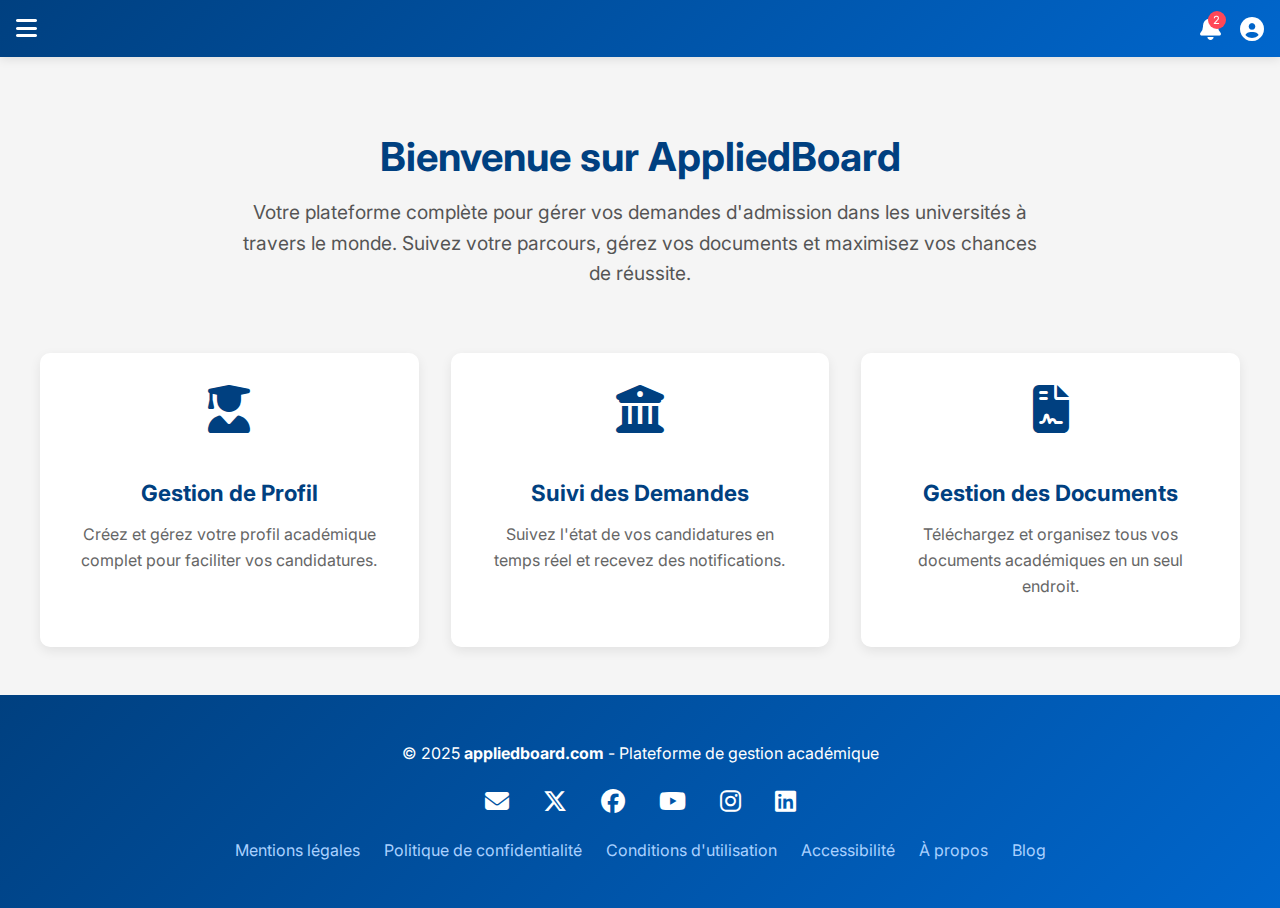
<file: index.html>
<!DOCTYPE html>
<html lang="fr">
<head>
  <meta charset="UTF-8" />
  <meta name="viewport" content="width=device-width, initial-scale=1.0"/>
  <title>AppliedBoard</title>
  <link rel="stylesheet" href="https://cdnjs.cloudflare.com/ajax/libs/font-awesome/6.5.0/css/all.min.css">
  <link href="https://fonts.googleapis.com/css2?family=Inter:wght@300;400;500;600;700&display=swap" rel="stylesheet">
  <link rel="stylesheet" href="style.css">
</head>
<body>

  <div class="navbar">
    <div class="navbar-left">
      <i class="fas fa-bars" onclick="toggleSidebar()"></i>
    </div>
    <div class="navbar-right">
      <div style="position: relative;">
        <i class="fas fa-bell" onclick="showPage('notifications')"></i>
        <div class="notification-badge">3</div>
      </div>
      <i class="fas fa-user-circle" onclick="showPage('profile')"></i>
    </div>
  </div>

  <div class="sidebar" id="sidebar">
    <h2><i class="fas fa-graduation-cap"></i> AppliedBoard</h2>
    <ul>
      <li><a href="#" onclick="showPage('home')"><i class="fas fa-home"></i> Accueil</a></li>
      <li><a href="#" onclick="showPage('profile')"><i class="fas fa-user"></i> Mon Profil</a></li>
      <li><a href="#" onclick="showPage('acceptations')"><i class="fas fa-check-circle"></i> Mes Acceptations</a></li>
      <li><a href="#" onclick="showPage('demandes')"><i class="fas fa-envelope-open-text"></i> Mes Demandes</a></li>
      <li><a href="#" onclick="showPage('payments')"><i class="fas fa-credit-card"></i> Mes Paiements</a></li>
      <li><a href="#" onclick="showPage('notifications')"><i class="fas fa-bell"></i> Notifications</a></li>
    </ul>
  </div>

  <div class="overlay" id="overlay" onclick="toggleSidebar()"></div>

  <main id="main-content">
    <!-- Page d'accueil par défaut -->
    <div id="home-page">
      <div class="welcome-section">
        <h1>Bienvenue sur AppliedBoard</h1>
        <p>Votre plateforme complète pour gérer vos demandes d'admission dans les universités à travers le monde. Suivez votre parcours, gérez vos documents et maximisez vos chances de réussite.</p>
      </div>
      
      <div class="features">
        <div class="feature-card" onclick="showPage('profile')">
          <i class="fas fa-user-graduate"></i>
          <h3>Gestion de Profil</h3>
          <p>Créez et gérez votre profil académique complet pour faciliter vos candidatures.</p>
        </div>
        
        <div class="feature-card" onclick="showPage('demandes')">
          <i class="fas fa-university"></i>
          <h3>Suivi des Demandes</h3>
          <p>Suivez l'état de vos candidatures en temps réel et recevez des notifications.</p>
        </div>
        
        <div class="feature-card" onclick="showProfileSection('documents')">
          <i class="fas fa-file-contract"></i>
          <h3>Gestion des Documents</h3>
          <p>Téléchargez et organisez tous vos documents académiques en un seul endroit.</p>
        </div>
      </div>
    </div>
    
    <!-- Section Profil (cachée par défaut) -->
    <div id="profile-page" style="display: none;">
      <div class="layout">
        <div class="profile-sidebar">
          <h2><i class="fas fa-user-circle"></i> Mon Profil</h2>
          <ul>
            <li id="menu-general" onclick="showProfileSection('general')" class="active">
              <i class="menu-icon fas fa-arrow-circle-right"></i> Informations Générales
            </li>
            <li id="menu-education" onclick="showProfileSection('education')">
              <i class="menu-icon fas fa-arrow-circle-right"></i> Historique Éducatif
            </li>
            <li id="menu-documents" onclick="showProfileSection('documents')">
              <i class="menu-icon fas fa-arrow-circle-right"></i> Documents
            </li>
            <li id="menu-tests" onclick="showProfileSection('tests')">
              <i class="menu-icon fas fa-arrow-circle-right"></i> Résultats de Tests
            </li>
            <li id="menu-visa" onclick="showProfileSection('visa')">
              <i class="menu-icon fas fa-arrow-circle-right"></i> Visa & Permis d'Études
            </li>
          </ul>
        </div>
        
        <div class="profile-content" id="profile-content">
          <div class="profile-header">
            <h1>Profil Étudiant</h1>
            <p>Oumaroudaoudasouleymane Oumaroudaoudasouleymane</p>
          </div>
          
          <div class="card">
            <div class="section-title">
              <i class="fas fa-info-circle"></i>
              <h2>Bienvenue sur votre profil étudiant</h2>
            </div>
            <p>Ce tableau de bord vous permet de gérer toutes les informations relatives à votre parcours académique.</p>
            <p>Sélectionnez une section dans le menu de gauche pour commencer à mettre à jour vos informations.</p>
            
            <div class="grid" style="margin-top: 2rem;">
              <div style="background: #e7f1ff; padding: 1rem; border-radius: 8px;">
                <h3><i class="fas fa-graduation-cap"></i> Éducation</h3>
                <p>Niveau: Licence</p>
                <p>Moyenne: 16/20</p>
              </div>
              
              <div style="background: #e7f1ff; padding: 1rem; border-radius: 8px;">
                <h3><i class="fas fa-globe-americas"></i> Langues</h3>
                <p>Langue maternelle: Français</p>
                <p>Tests: En préparation</p>
              </div>
              
              <div style="background: #e7f1ff; padding: 1rem; border-radius: 8px;">
                <h3><i class="fas fa-passport"></i> Visa</h3>
                <p>Statut: En cours de préparation</p>
                <p>Pas de refus antérieur</p>
              </div>
            </div>
          </div>
        </div>
      </div>
    </div>
    
    <!-- Page Mes Acceptations -->
    <div id="acceptations-page" style="display: none;">
      <div class="welcome-section">
        <h1>Mes Acceptations</h1>
        <p>Gérez vos offres d'admission de Houston Community College.</p>
      </div>
      
      <div class="application-section">
        <div class="section-header accepted">
          <i class="fas fa-check-circle"></i> Acceptations confirmées
        </div>

        <div class="application-card">
          <div class="application-card-header">
            <div class="application-card-header-left">
              <i class="fas fa-check-circle status-icon status-accepted"></i>
              <strong>Accepté - Confirmé</strong>
            </div>
            <div>Date: 15/07/2025</div>
          </div>
          <div class="application-card-content">
            <div><strong>Établissement:</strong> Houston Community College</div>
            <div><strong>Programme:</strong> Logistics and Global Supply Chain Management</div>
            <div><strong>Date de début:</strong> Août 2025</div>
            <div><strong>Type de programme:</strong> Associate of Applied Science</div>
            <div><strong>Crédits requis:</strong> 60 crédits</div>
            <div><strong>Statut:</strong> Inscription confirmée</div>
          </div>
          <div class="application-card-actions">
            <button class="app-btn btn-view" onclick="showProgramDetails('Logistics and Global Supply Chain Management')"><i class="fas fa-eye"></i> Voir les détails</button>
            <button class="app-btn btn-download"><i class="fas fa-download"></i> Lettre d'acceptation</button>
            <button class="app-btn btn-respond"><i class="fas fa-reply"></i> Répondre</button>
          </div>
        </div>

        <div class="application-card">
          <div class="application-card-header">
            <div class="application-card-header-left">
              <i class="fas fa-check-circle status-icon status-accepted"></i>
              <strong>Accepté - En attente de réponse</strong>
            </div>
            <div>Date: 10/07/2025</div>
          </div>
          <div class="application-card-content">
            <div><strong>Établissement:</strong> Houston Community College</div>
            <div><strong>Programme:</strong> International Business</div>
            <div><strong>Date de début:</strong> Août 2025</div>
            <div><strong>Type de programme:</strong> Associate of Applied Science</div>
            <div><strong>Crédits requis:</strong> 60 crédits</div>
            <div><strong>Statut:</strong> En attente de votre réponse</div>
          </div>
          <div class="application-card-actions">
            <button class="app-btn btn-view" onclick="showProgramDetails('International Business')"><i class="fas fa-eye"></i> Voir les détails</button>
            <button class="app-btn btn-download"><i class="fas fa-download"></i> Lettre d'acceptation</button>
            <button class="app-btn btn-respond"><i class="fas fa-reply"></i> Répondre</button>
          </div>
        </div>
      </div>

      <div class="application-section">
        <div class="section-header">
          <i class="fas fa-hourglass-half"></i> Acceptations en attente de confirmation
        </div>

        <div class="application-card">
          <div class="application-card-header">
            <div class="application-card-header-left">
              <i class="fas fa-clock status-icon status-pending"></i>
              <strong>En attente de votre décision</strong>
            </div>
            <div>Date: 05/07/2025</div>
          </div>
          <div class="application-card-content">
            <div><strong>Établissement:</strong> Houston Community College</div>
            <div><strong>Programme:</strong> Logistics and Global Supply Chain Management</div>
            <div><strong>Date de début:</strong> Janvier 2026</div>
            <div><strong>Type de programme:</strong> Certificat</div>
            <div><strong>Délai de réponse:</strong> 30/09/2025</div>
            <div><strong>Statut:</strong> En attente de votre réponse</div>
          </div>
          <div class="application-card-actions">
            <button class="app-btn btn-view" onclick="showProgramDetails('Logistics and Global Supply Chain Management')"><i class="fas fa-eye"></i> Voir les détails</button>
            <button class="app-btn btn-download"><i class="fas fa-download"></i> Lettre d'acceptation</button>
            <button class="app-btn btn-respond"><i class="fas fa-reply"></i> Répondre</button>
          </div>
        </div>
      </div>
    </div>
    
    <!-- Page Mes Demandes -->
    <div id="demandes-page" style="display: none;">
      <div class="welcome-section">
        <h1>Mes Demandes</h1>
        <p>Suivez l'état de vos candidatures à Houston Community College.</p>
      </div>
      
      <div class="application-section">
        <div class="section-header">
          <i class="fas fa-hourglass-start"></i> Demandes en cours
        </div>

        <div class="application-card">
          <div class="application-card-header">
            <div class="application-card-header-left">
              <i class="fas fa-sync-alt status-icon status-pending"></i>
              <strong>En traitement</strong>
            </div>
            <div>Date de soumission: 01/07/2025</div>
          </div>
          <div class="application-card-content">
            <div><strong>Établissement:</strong> Houston Community College</div>
            <div><strong>Programme:</strong> International Business</div>
            <div><strong>Date limite:</strong> 15/08/2025</div>
            <div><strong>Statut:</strong> Documents en revue</div>
            <div><strong>Date de décision estimée:</strong> 25/08/2025</div>
          </div>
          <div class="application-card-actions">
            <button class="app-btn btn-view" onclick="showProgramDetails('International Business')"><i class="fas fa-eye"></i> Voir les détails</button>
          </div>
        </div>

        <div class="application-card">
          <div class="application-card-header">
            <div class="application-card-header-left">
              <i class="fas fa-exclamation-circle status-icon status-pending"></i>
              <strong>Documents requis</strong>
            </div>
            <div>Date de soumission: 20/06/2025</div>
          </div>
          <div class="application-card-content">
            <div><strong>Établissement:</strong> Houston Community College</div>
            <div><strong>Programme:</strong> Logistics and Global Supply Chain Management</div>
            <div><strong>Date limite:</strong> 01/09/2025</div>
            <div><strong>Statut:</strong> Documents supplémentaires requis</div>
            <div><strong>Date de décision estimée:</strong> 10/09/2025</div>
          </div>
          <div class="application-card-actions">
            <button class="app-btn btn-view" onclick="showProgramDetails('Logistics and Global Supply Chain Management')"><i class="fas fa-eye"></i> Voir les détails</button>
            <button class="app-btn btn-upload" onclick="showProfileSection('documents')"><i class="fas fa-upload"></i> Téléverser les documents manquants</button>
          </div>
        </div>
      </div>

      <div class="application-section">
        <div class="section-header accepted">
          <i class="fas fa-check-circle"></i> Demandes complétées
        </div>

        <div class="application-card">
          <div class="application-card-header">
            <div class="application-card-header-left">
              <i class="fas fa-check-circle status-icon status-accepted"></i>
              <strong>Accepté</strong>
            </div>
            <div>Date de soumission: 15/05/2025</div>
          </div>
          <div class="application-card-content">
            <div><strong>Établissement:</strong> Houston Community College</div>
            <div><strong>Programme:</strong> Logistics and Global Supply Chain Management</div>
            <div><strong>Date de décision:</strong> 10/07/2025</div>
            <div><strong>Statut:</strong> Accepté</div>
            <div><strong>Date de début:</strong> Août 2025</div>
          </div>
          <div class="application-card-actions">
            <button class="app-btn btn-view" onclick="showProgramDetails('Logistics and Global Supply Chain Management')"><i class="fas fa-eye"></i> Voir les détails</button>
            <button class="app-btn btn-download"><i class="fas fa-download"></i> Lettre d'acceptation</button>
          </div>
        </div>

        <div class="application-card">
          <div class="application-card-header">
            <div class="application-card-header-left">
              <i class="fas fa-times-circle status-icon status-rejected"></i>
              <strong>Refusé</strong>
            </div>
            <div>Date de soumission: 10/05/2025</div>
          </div>
          <div class="application-card-content">
            <div><strong>Établissement:</strong> Houston Community College</div>
            <div><strong>Programme:</strong> International Business</div>
            <div><strong>Date de décision:</strong> 05/07/2025</div>
            <div><strong>Statut:</strong> Refusé</div>
            <div><strong>Raison:</strong> Documents incomplets</div>
          </div>
          <div class="application-card-actions">
            <button class="app-btn btn-view" onclick="showProgramDetails('International Business')"><i class="fas fa-eye"></i> Voir les détails</button>
            <button class="app-btn btn-download"><i class="fas fa-download"></i> Lettre de décision</button>
          </div>
        </div>
      </div>
    </div>
    
    <!-- Page des Paiements -->
    <div id="payments-page" style="display: none;">
      <div class="welcome-section">
        <h1>Mes Paiements</h1>
        <p>Historique et gestion de vos transactions pour Houston Community College</p>
      </div>
      
      <div class="application-section">
        <div class="section-header">
          <i class="fas fa-shopping-cart"></i> Paiements en attente
        </div>

        <div class="application-card" onclick="handleCardClick(this)">
          <div class="application-card-header">
            <div class="application-card-header-left">
              <i class="fas fa-clock status-icon status-pending"></i>
              <strong>En attente</strong>
            </div>
          </div>
          <div class="application-card-content">
            <div><strong>Date :</strong> 12/07/2025</div>
            <div><strong>Carte :</strong> Visa</div>
            <div><strong>Nom :</strong> Oumarou Souleymane</div>
            <div><strong>Numéro :</strong> **** **** **** 2780</div>
            <div><strong>Montant :</strong> 50$</div>
            <div><strong>App # :</strong> HCC-8362701</div>
            <div><strong>Programme :</strong> Logistics and Global Supply Chain Management</div>
          </div>
          <div class="application-card-actions">
            <button class="app-btn btn-view"><i class="fas fa-eye"></i> Voir</button>
            <button class="app-btn btn-delete"><i class="fas fa-trash-alt"></i> Supprimer</button>
            <button class="app-btn btn-respond"><i class="fas fa-money-bill-wave"></i> Payer</button>
          </div>
        </div>

        <div class="application-card" onclick="handleCardClick(this)">
          <div class="application-card-header">
            <div class="application-card-header-left">
              <i class="fas fa-clock status-icon status-pending"></i>
              <strong>En attente</strong>
            </div>
          </div>
          <div class="application-card-content">
            <div><strong>Date :</strong> 10/07/2025</div>
            <div><strong>Carte :</strong> MasterCard</div>
            <div><strong>Nom :</strong> Oumarou Souleymane</div>
            <div><strong>Numéro :</strong> **** **** **** 1234</div>
            <div><strong>Montant :</strong> 75$</div>
            <div><strong>App # :</strong> HCC-9362701</div>
            <div><strong>Programme :</strong> International Business</div>
          </div>
          <div class="application-card-actions">
            <button class="app-btn btn-view"><i class="fas fa-eye"></i> Voir</button>
            <button class="app-btn btn-delete"><i class="fas fa-trash-alt"></i> Supprimer</button>
            <button class="app-btn btn-respond"><i class="fas fa-money-bill-wave"></i> Payer</button>
          </div>
        </div>
      </div>

      <div class="application-section">
        <div class="section-header accepted">
          <i class="fas fa-credit-card"></i> Paiements effectués
        </div>

        <div class="application-card" onclick="handleCardClick(this)">
          <div class="application-card-header">
            <div class="application-card-header-left">
              <i class="fas fa-check-circle status-icon status-accepted"></i>
              <strong>Payé</strong>
            </div>
          </div>
          <div class="application-card-content">
            <div><strong>Date :</strong> 05/07/2025</div>
            <div><strong>Carte :</strong> Visa</div>
            <div><strong>Nom :</strong> Oumarou Souleymane</div>
            <div><strong>Numéro :</strong> **** **** **** 4321</div>
            <div><strong>Montant :</strong> 100$</div>
            <div><strong>App # :</strong> HCC-7452903</div>
            <div><strong>Programme :</strong> Logistics and Global Supply Chain Management</div>
          </div>
          <div class="application-card-actions">
            <a href="cvoumaroudaoudasouleymane.pdf" download class="app-btn btn-download" style="padding: 0.3rem 0.6rem; font-size: 0.8rem; margin-left: 10px;">
<i class="fas fa-download"></i> Télécharger
</a>
          </div>
        </div>

        <div class="application-card" onclick="handleCardClick(this)">
          <div class="application-card-header">
            <div class="application-card-header-left">
              <i class="fas fa-check-circle status-icon status-accepted"></i>
              <strong>Payé</strong>
            </div>
          </div>
          <div class="application-card-content">
            <div><strong>Date :</strong> 01/07/2025</div>
            <div><strong>Carte :</strong> MasterCard</div>
            <div><strong>Nom :</strong> Oumarou Souleymane</div>
            <div><strong>Numéro :</strong> **** **** **** 5678</div>
            <div><strong>Montant :</strong> 120$</div>
            <div><strong>App # :</strong> HCC-6219932</div>
            <div><strong>Programme :</strong> International Business</div>
          </div>
          <div class="application-card-actions">
            <button class="app-btn btn-download"><i class="fas fa-download"></i> Télécharger</button>
          </div>
        </div>
      </div>
    </div>
    
    <!-- Page des Notifications -->
    <div id="notifications-page" style="display: none;">
      <div class="welcome-section">
        <h1>Notifications</h1>
        <p>Restez informé des mises à jour importantes concernant Houston Community College.</p>
      </div>
      
      <div class="application-section">
        <div class="notification-card unread">
          <div class="notification-time">Aujourd'hui, 09:45</div>
          <h3>Nouvelle acceptation !</h3>
          <p>Félicitations ! Vous avez été accepté dans le programme Logistics and Global Supply Chain Management à Houston Community College.</p>
          <div class="notification-actions">
            <button class="notification-btn btn-mark-read" onclick="markAsRead(this)">Marquer comme lu</button>
            <button class="notification-btn btn-delete-notif" onclick="deleteNotification(this)">Supprimer</button>
          </div>
        </div>
        
        <div class="notification-card unread">
          <div class="notification-time">Hier, 16:30</div>
          <h3>Document manquant</h3>
          <p>Votre candidature à Houston Community College pour International Business nécessite un relevé de notes officiel.</p>
          <div class="notification-actions">
            <button class="notification-btn btn-mark-read" onclick="markAsRead(this)">Marquer comme lu</button>
            <button class="notification-btn btn-delete-notif" onclick="deleteNotification(this)">Supprimer</button>
          </div>
        </div>
        
        <div class="notification-card">
          <div class="notification-time">17/07/2025, 11:20</div>
          <h3>Paiement confirmé</h3>
          <p>Votre paiement de 100$ pour Houston Community College (Logistics) a été confirmé avec succès.</p>
          <div class="notification-actions">
            <button class="notification-btn btn-mark-read" onclick="markAsRead(this)">Marquer comme lu</button>
            <button class="notification-btn btn-delete-notif" onclick="deleteNotification(this)">Supprimer</button>
          </div>
        </div>
        
        <div class="notification-card">
          <div class="notification-time">15/07/2025, 14:15</div>
          <h3>Rappel de délai</h3>
          <p>Il vous reste 15 jours pour répondre à l'offre d'admission de Houston Community College pour International Business.</p>
          <div class="notification-actions">
            <button class="notification-btn btn-mark-read" onclick="markAsRead(this)">Marquer comme lu</button>
            <button class="notification-btn btn-delete-notif" onclick="deleteNotification(this)">Supprimer</button>
          </div>
        </div>
        
        <div class="notification-card">
          <div class="notification-time">12/07/2025, 10:05</div>
          <h3>Document téléchargé</h3>
          <p>Votre lettre de motivation pour Houston Community College a été téléchargée avec succès.</p>
          <div class="notification-actions">
            <button class="notification-btn btn-mark-read" onclick="markAsRead(this)">Marquer comme lu</button>
            <button class="notification-btn btn-delete-notif" onclick="deleteNotification(this)">Supprimer</button>
          </div>
        </div>
      </div>
    </div>

    <!-- Page des détails du programme -->
    <div id="program-details-page" style="display: none;">
      <div class="program-details">
        <div class="program-header">
          <h1 id="program-details-title">Détails du Programme</h1>
          <p id="program-details-college">Houston Community College</p>
        </div>

        <div class="program-content">
          <div class="program-section">
            <h2><i class="fas fa-info-circle"></i> Description</h2>
            <div id="program-description">
              <!-- Contenu dynamique -->
            </div>
          </div>

          <div class="program-section program-requirements">
            <h2><i class="fas fa-list-check"></i> Exigences</h2>
            <div id="program-requirements">
              <!-- Contenu dynamique -->
            </div>
          </div>

          <div class="program-section">
            <h2><i class="fas fa-calendar-alt"></i> Dates importantes</h2>
            <div id="program-dates">
              <!-- Contenu dynamique -->
            </div>
          </div>

          <div class="program-section">
            <h2><i class="fas fa-graduation-cap"></i> Perspectives</h2>
            <div id="program-careers">
              <!-- Contenu dynamique -->
            </div>
          </div>
        </div>

        <a href="#" class="back-btn" onclick="showPage('demandes')"><i class="fas fa-arrow-left"></i> Retour aux demandes</a>
      </div>
    </div>
  </main>

  <footer>
    <div>&copy; 2025 <strong>appliedboard.com</strong> - Plateforme de gestion académique</div>
    <div class="footer-icons">
      <a href="#"><i class="fas fa-envelope"></i></a>
      <a href="#"><i class="fab fa-x-twitter"></i></a>
      <a href="#"><i class="fab fa-facebook"></i></a>
      <a href="#"><i class="fab fa-youtube"></i></a>
      <a href="#"><i class="fab fa-instagram"></i></a>
      <a href="#"><i class="fab fa-linkedin"></i></a>
    </div>
    <div class="footer-links">
      <a href="#">Mentions légales</a>
      <a href="#">Politique de confidentialité</a>
      <a href="#">Conditions d'utilisation</a>
      <a href="#">Accessibilité</a>
      <a href="#">À propos</a>
      <a href="#">Blog</a>
    </div>
  </footer>

  <script src="script.js"></script>

</body>
</html>
</file>
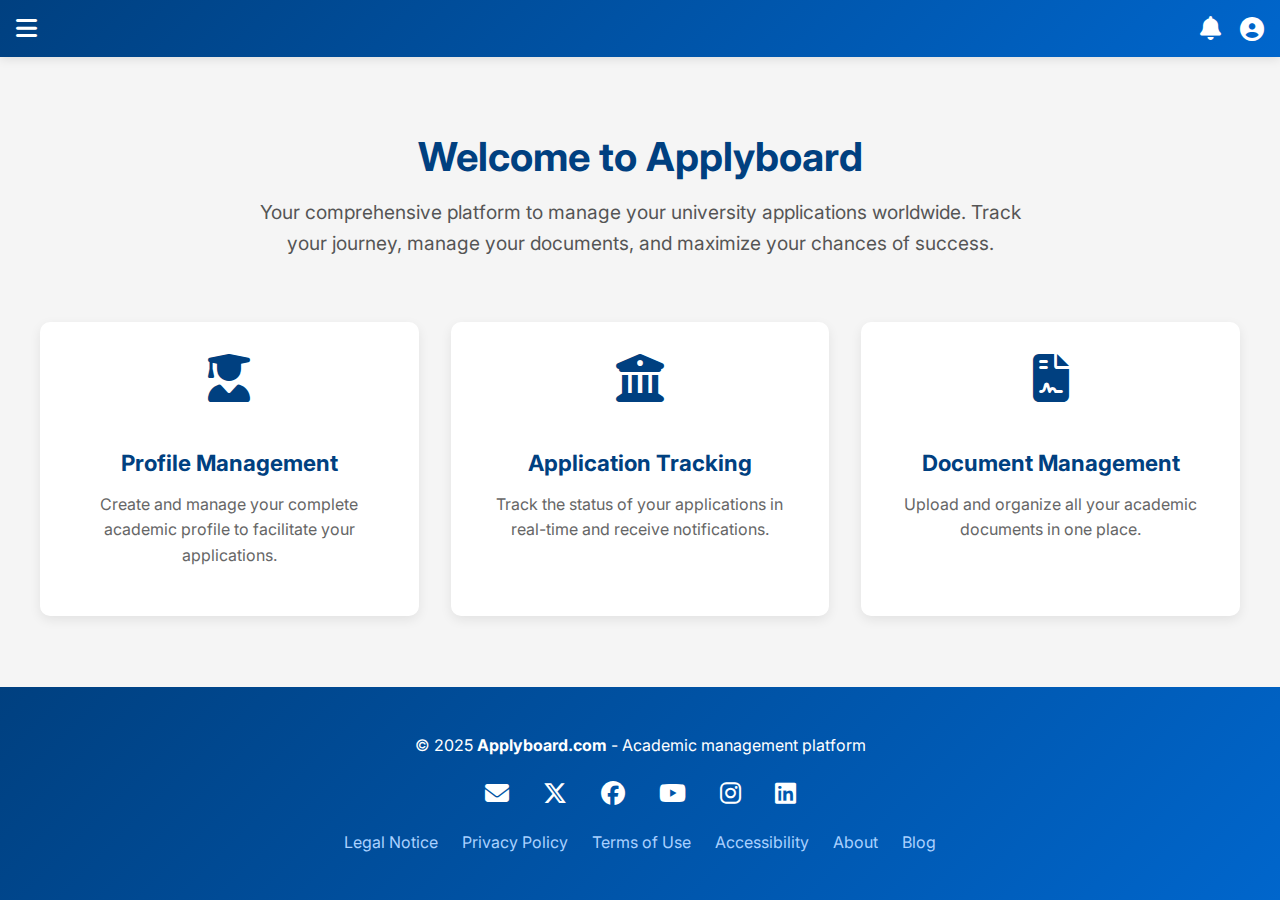
<file: abdoulnasser.html>
<!DOCTYPE html>
<html lang="en">
<head>
  <meta charset="UTF-8" />
  <meta name="viewport" content="width=device-width, initial-scale=1.0"/>
  <title>Applyboard</title>
  <link rel="stylesheet" href="https://cdnjs.cloudflare.com/ajax/libs/font-awesome/6.5.0/css/all.min.css">
  <link href="https://fonts.googleapis.com/css2?family=Inter:wght@300;400;500;600;700&display=swap" rel="stylesheet">
  <link rel="stylesheet" href="style.css">
</head>
<body>

  <div class="navbar">
    <div class="navbar-left">
      <i class="fas fa-bars" onclick="toggleSidebar()"></i>
    </div>
    <div class="navbar-right">
      <div style="position: relative;">
        <i class="fas fa-bell" onclick="showPage('notifications')"></i>
        <div class="notification-badge">3</div>
      </div>
      <i class="fas fa-user-circle" onclick="showPage('profile')"></i>
    </div>
  </div>

  <div class="sidebar" id="sidebar">
    <h2><i class="fas fa-graduation-cap"></i> Applyboard</h2>
    <ul>
      <li><a href="#" onclick="showPage('home')"><i class="fas fa-home"></i> Home</a></li>
      <li><a href="#" onclick="showPage('profile')"><i class="fas fa-user"></i> My Profile</a></li>
      <li><a href="#" onclick="showPage('acceptations')"><i class="fas fa-check-circle"></i> My Acceptances</a></li>
      <li><a href="#" onclick="showPage('demandes')"><i class="fas fa-envelope-open-text"></i> My Applications</a></li>
      <li><a href="#" onclick="showPage('payments')"><i class="fas fa-credit-card"></i> My Payments</a></li>
      <li><a href="#" onclick="showPage('notifications')"><i class="fas fa-bell"></i> Notifications</a></li>
    </ul>
  </div>

  <div class="overlay" id="overlay" onclick="toggleSidebar()"></div>

  <main id="main-content">
    <div id="home-page">
      <div class="welcome-section">
        <h1>Welcome to Applyboard</h1>
        <p>Your comprehensive platform to manage your university applications worldwide. Track your journey, manage your documents, and maximize your chances of success.</p>
      </div>
      
      <div class="features">
        <div class="feature-card" onclick="showPage('profile')">
          <i class="fas fa-user-graduate"></i>
          <h3>Profile Management</h3>
          <p>Create and manage your complete academic profile to facilitate your applications.</p>
        </div>
        
        <div class="feature-card" onclick="showPage('demandes')">
          <i class="fas fa-university"></i>
          <h3>Application Tracking</h3>
          <p>Track the status of your applications in real-time and receive notifications.</p>
        </div>
        
        <div class="feature-card" onclick="showProfileSection('documents')">
          <i class="fas fa-file-contract"></i>
          <h3>Document Management</h3>
          <p>Upload and organize all your academic documents in one place.</p>
        </div>
      </div>
    </div>
    
    <div id="profile-page" style="display: none;">
      <div class="layout">
        <div class="profile-sidebar">
          <h2><i class="fas fa-user-circle"></i> My Profile</h2>
          <ul>
            <li id="menu-general" onclick="showProfileSection('general')" class="active">
              <i class="menu-icon fas fa-arrow-circle-right"></i> General Information
            </li>
            <li id="menu-education" onclick="showProfileSection('education')">
              <i class="menu-icon fas fa-arrow-circle-right"></i> Educational History
            </li>
            <li id="menu-documents" onclick="showProfileSection('documents')">
              <i class="menu-icon fas fa-arrow-circle-right"></i> Documents
            </li>
            <li id="menu-tests" onclick="showProfileSection('tests')">
              <i class="menu-icon fas fa-arrow-circle-right"></i> Test Results
            </li>
            <li id="menu-visa" onclick="showProfileSection('visa')">
              <i class="menu-icon fas fa-arrow-circle-right"></i> Visa & Study Permit
            </li>
          </ul>
        </div>
        
        <div class="profile-content" id="profile-content">
          </div>
      </div>
    </div>
    
    <div id="acceptations-page" style="display: none;">
      <div class="welcome-section">
        <h1>My Acceptances</h1>
        <p>Manage your admission offers.</p>
      </div>
      
      <div class="application-section">
        <div class="section-header accepted">
          <i class="fas fa-check-circle"></i> Confirmed Acceptances
        </div>
      </div>

      <div class="application-section">
        <div class="section-header">
          <i class="fas fa-hourglass-half"></i> Acceptances Awaiting Confirmation
        </div>
      </div>
    </div>
    
    <div id="demandes-page" style="display: none;">
      <div class="welcome-section">
        <h1>My Applications</h1>
        <p>Track the status of your applications.</p>
      </div>
      
      <div class="application-section">
        <div class="section-header">
          <i class="fas fa-hourglass-start"></i> In-Progress Applications
        </div>

        <div class="application-card">
          <div class="application-card-header">
            <div class="application-card-header-left">
              <i class="fas fa-exclamation-circle status-icon status-pending"></i>
              <strong>Processing</strong>
            </div>
            <div>Submission Date: 07/20/2025</div>
          </div>
          <div class="application-card-content">
            <div><strong>Institution:</strong> Houston Community College</div>
            <div><strong>Program:</strong> International Business</div>
            <div><strong>Deadline:</strong> 08/15/2025</div>
            <div><strong>Status:</strong> Payment</div>
            <div><strong>Estimated Decision Date:</strong> 09/15/2025</div>
          </div>
          <div class="application-card-actions">
            <button class="app-btn btn-view" onclick="showProgramDetails('International Business')"><i class="fas fa-eye"></i> View Details</button>
          </div>
        </div>

        <div class="application-card">
          <div class="application-card-header">
            <div class="application-card-header-left">
              <i class="fas fa-exclamation-circle status-icon status-pending"></i>
              <strong>Payment Required</strong>
            </div>
            <div>Submission Date: 07/20/2025</div>
          </div>
          <div class="application-card-content">
            <div><strong>Institution:</strong> Houston Community College</div>
            <div><strong>Program:</strong> Logistics and Global Supply Chain Management</div>
            <div><strong>Deadline:</strong> 08/15/2025</div>
            <div><strong>Status:</strong> Payment Required</div>
            <div><strong>Estimated Decision Date:</strong> 09/15/2025</div>
          </div>
          <div class="application-card-actions">
            <button class="app-btn btn-view" onclick="showProgramDetails('Logistics and Global Supply Chain Management')"><i class="fas fa-eye"></i> View Details</button>
            <button class="app-btn btn-upload" onclick="showProfileSection('documents')"><i class="fas fa-upload"></i> Upload Missing Documents</button>
          </div>
        </div>

         <div class="application-card">
          <div class="application-card-header">
            <div class="application-card-header-left">
              <i class="fas fa-exclamation-circle status-icon status-pending"></i>
              <strong>Payment Required</strong>
            </div>
            <div>Submission Date: 07/21/2025</div>
          </div>
          <div class="application-card-content">
            <div><strong>Institution:</strong> World Education Services</div>
            <div><strong>Program:</strong> Evaluations for international students and immigrants</div>
            <div><strong>Deadline:</strong> - - -</div>
            <div><strong>Status:</strong> Payment Required</div>
            <div><strong>Estimated Decision Date:</strong> 09/15/2025</div>
          </div>
          <div class="application-card-actions">
            <button class="app-btn btn-view" onclick="showProgramDetails('Logistics and Global Supply Chain Management')"><i class="fas fa-eye"></i> View Details</button>
            <button class="app-btn btn-upload" onclick="showProfileSection('documents')"><i class="fas fa-upload"></i> Upload Missing Documents</button>
          </div>
        </div>
        
      </div>

      <div class="application-section">
        <div class="section-header accepted">
          <i class="fas fa-check-circle"></i> Completed Applications: None (0)
        </div>
      </div>
    </div>
    
    <div id="payments-page" style="display: none;">
      <div class="welcome-section">
        <h1>My Payments</h1>
        <p>History and management of your transactions</p>
      </div>
      
      <div id="pending-payments-container" class="application-section">
        <div class="section-header">
          <i class="fas fa-shopping-cart"></i> Pending Payments
        </div>

        <div class="application-card" data-amount="75">
          <div class="application-card-header">
            <div class="application-card-header-left">
              <i class="fas fa-clock status-icon status-pending"></i>
              <strong>Pending</strong>
            </div>
          </div>
          <div class="application-card-content">
            <div><strong>Date:</strong> 07/20/2025</div>
            <div><strong>Card:</strong> Prepaid</div>
            <div><strong>Name:</strong> Harouna Abass</div>
            <div><strong>Number:</strong> **** **** **** ****</div>
            <div><strong>Amount:</strong> $75</div>
            <div><strong>App #:</strong> HCC-8362701</div>
            <div><strong>Program:</strong> Logistics and Global Supply Chain Management</div>
          </div>
          <div class="application-card-actions">
            <button class="app-btn btn-delete"><i class="fas fa-trash-alt"></i> Delete</button>
            <button class="app-btn btn-respond" onclick="showPaymentPage('Logistics and Global Supply Chain Management', 75)">
              <i class="fas fa-money-bill-wave"></i> Pay
            </button>
          </div>
        </div>

        <div class="application-card" data-amount="75">
          <div class="application-card-header">
            <div class="application-card-header-left">
              <i class="fas fa-clock status-icon status-pending"></i>
              <strong>Pending</strong>
            </div>
          </div>
          <div class="application-card-content">
            <div><strong>Date:</strong> 07/20/2025</div>
            <div><strong>Card:</strong> Prepaid</div>
            <div><strong>Name:</strong> Harouna Abass</div>
            <div><strong>Number:</strong> **** **** **** ****</div>
            <div><strong>Amount:</strong> $75</div>
            <div><strong>App #:</strong> HCC-9362701</div>
            <div><strong>Program:</strong> International Business</div>
          </div>
          <div class="application-card-actions">
            <button class="app-btn btn-delete"><i class="fas fa-trash-alt"></i> Delete</button>
            <button class="app-btn btn-respond" onclick="showPaymentPage('International Business', 75)">
              <i class="fas fa-money-bill-wave"></i> Pay
            </button>
          </div>
        </div>
        
         <div class="application-card" data-amount="125">
          <div class="application-card-header">
            <div class="application-card-header-left">
              <i class="fas fa-clock status-icon status-pending"></i>
              <strong>Pending</strong>
            </div>
          </div>
          <div class="application-card-content">
            <div><strong>Date:</strong> 07/21/2025</div>
            <div><strong>Card:</strong> Prepaid</div>
            <div><strong>Name:</strong> Harouna Abass</div>
            <div><strong>Number:</strong> **** **** **** ****</div>
            <div><strong>Amount:</strong> $125</div>
            <div><strong>App #:</strong> WES-9342559</div>
            <div><strong>Program:</strong> World Education Services</div>
          </div>
          <div class="application-card-actions">
            <button class="app-btn btn-delete"><i class="fas fa-trash-alt"></i> Delete</button>
            <button class="app-btn btn-respond" onclick="showPaymentPage('World Education Services', 125)">
              <i class="fas fa-money-bill-wave"></i> Pay
            </button>
          </div>
        </div>
      </div>

      <div class="application-section">
        <div class="section-header accepted">
          <i class="fas fa-credit-card"></i> Completed Payments
        </div>
      </div>

      <div class="pay-all-container">
        <button class="app-btn btn-pay-all" onclick="payAllPending()">
            <i class="fas fa-coins"></i> Pay All Pending Payments
        </button>
      </div>
    </div>
    
    <div id="notifications-page" style="display: none;">
      <div class="welcome-section">
        <h1>Notifications</h1>
        <p>Stay informed about important updates.</p>
      </div>
      
      <div class="application-section">
      
        
        <div class="notification-card">
          <div class="notification-time">07/22/2025, 11:20</div>
          <h3>Payment Required</h3>
          <p>Your payment of $150 for Houston Community College is required.</p>
          <div class="notification-actions">
            <button class="notification-btn btn-mark-read" onclick="markAsRead(this)">Mark as read</button>
            <button class="notification-btn btn-delete-notif" onclick="deleteNotification(this)">Delete</button>
          </div>
        </div>
          <div class="notification-card">
          <div class="notification-time">07/22/2025, 11:20</div>
          <h3>Payment Required</h3>
          <p>Your payment of $125 for WES is required.</p>
          <div class="notification-actions">
            <button class="notification-btn btn-mark-read" onclick="markAsRead(this)">Mark as read</button>
            <button class="notification-btn btn-delete-notif" onclick="deleteNotification(this)">Delete</button>
          </div>
        </div>

        
      </div>
    </div>

    <div id="program-details-page" style="display: none;">
      <div class="program-details">
        <div class="program-header">
          <h1 id="program-details-title">Program Details</h1>
          <p id="program-details-college">Houston Community College</p>
        </div>

        <div class="program-content">
          <div class="program-section">
            <h2><i class="fas fa-info-circle"></i> Description</h2>
            <div id="program-description"></div>
          </div>

          <div class="program-section program-requirements">
            <h2><i class="fas fa-list-check"></i> Requirements</h2>
            <div id="program-requirements"></div>
          </div>

          <div class="program-section">
            <h2><i class="fas fa-calendar-alt"></i> Important Dates</h2>
            <div id="program-dates"></div>
          </div>

          <div class="program-section">
            <h2><i class="fas fa-graduation-cap"></i> Career Prospects</h2>
            <div id="program-careers"></div>
          </div>
        </div>

        <a href="#" class="back-btn" onclick="showPage('demandes')"><i class="fas fa-arrow-left"></i> Back to Applications</a>
      </div>
    </div>
  </main>

  <footer>
    <div>&copy; 2025 <strong>Applyboard.com</strong> - Academic management platform</div>
    <div class="footer-icons">
      <a href="#"><i class="fas fa-envelope"></i></a>
      <a href="#"><i class="fab fa-x-twitter"></i></a>
      <a href="#"><i class="fab fa-facebook"></i></a>
      <a href="#"><i class="fab fa-youtube"></i></a>
      <a href="#"><i class="fab fa-instagram"></i></a>
      <a href="#"><i class="fab fa-linkedin"></i></a>
    </div>
    <div class="footer-links">
      <a href="#">Legal Notice</a>
      <a href="#">Privacy Policy</a>
      <a href="#">Terms of Use</a>
      <a href="#">Accessibility</a>
      <a href="#">About</a>
      <a href="#">Blog</a>
    </div>
  </footer>

  <script src="nasserscript.js"></script>
</body>
</html>
</file>
<file: style.css>
* {
  box-sizing: border-box;
  font-family: 'Inter', Arial, sans-serif;
}

body {
  margin: 0;
  background-color: #f5f5f5;
  display: flex;
  flex-direction: column;
  min-height: 100vh;
  color: #333;
}

.navbar {
  display: flex;
  justify-content: space-between;
  align-items: center;
  padding: 1rem;
  background: linear-gradient(135deg, #004080, #0066cc);
  color: white;
  position: sticky;
  top: 0;
  z-index: 1000;
  box-shadow: 0 2px 10px rgba(0,0,0,0.1);
}

.navbar-left i,
.navbar-right i {
  font-size: 1.5rem;
  cursor: pointer;
  transition: transform 0.2s;
}

.navbar-left i:hover,
.navbar-right i:hover {
  transform: scale(1.1);
}

.navbar-right {
  display: flex;
  gap: 1.2rem;
  align-items: center;
  position: relative;
}

.notification-badge {
  position: absolute;
  top: -5px;
  right: -5px;
  background-color: #ff4757;
  color: white;
  border-radius: 50%;
  width: 18px;
  height: 18px;
  font-size: 0.7rem;
  display: flex;
  justify-content: center;
  align-items: center;
}

.sidebar {
  position: fixed;
  top: 0;
  left: -100%;
  width: 75%;
  max-width: 250px;
  height: 100%;
  background-color: white;
  box-shadow: 2px 0 10px rgba(0,0,0,0.15);
  padding: 1.5rem;
  transition: left 0.3s ease;
  z-index: 999;
  overflow-y: auto;
  padding-top: 3rem;
}

.sidebar.open {
  left: 0;
}

.sidebar h2 {
  margin-top: 1.5rem;
  color: #004080;
  padding-bottom: 0.5rem;
  border-bottom: 2px solid #004080;
  font-size: 1.8rem;
  display: flex;
  align-items: center;
  gap: 10px;
}

@media (max-width: 768px) {
  .sidebar {
    padding-top: 3.5rem;
  }
}
.sidebar ul {
  list-style-type: none;
  padding: 0;
  margin-top: 2rem;
}

.sidebar ul li {
  margin: 1.5rem 0;
}

.sidebar ul li a {
  text-decoration: none;
  color: #333;
  display: flex;
  align-items: center;
  padding: 0.8rem;
  border-radius: 8px;
  transition: all 0.3s ease;
  font-weight: 500;
}

.sidebar ul li a:hover {
  background-color: #e6f0ff;
  color: #004080;
  transform: translateX(5px);
}

.sidebar ul li a i {
  margin-right: 12px;
  width: 24px;
  text-align: center;
  font-size: 1.2rem;
}

.overlay {
  position: fixed;
  top: 0;
  left: 0;
  width: 100%;
  height: 100%;
  background: rgba(0,0,0,0.4);
  display: none;
  z-index: 998;
}

.overlay.active {
  display: block;
}

main {
  flex: 1;
  padding: 1rem;
}

.welcome-section {
  max-width: 1200px;
  margin: 0 auto;
  text-align: center;
  padding: 2rem 1rem;
}

.welcome-section h1 {
  color: #004080;
  font-size: 2.5rem;
  margin-bottom: 1rem;
}

.welcome-section p {
  font-size: 1.2rem;
  color: #555;
  max-width: 800px;
  margin: 0 auto 2rem;
  line-height: 1.6;
}

.features {
  display: grid;
  grid-template-columns: repeat(auto-fit, minmax(300px, 1fr));
  gap: 2rem;
  max-width: 1200px;
  margin: 0 auto;
}

.feature-card {
  background: white;
  border-radius: 10px;
  padding: 2rem;
  box-shadow: 0 4px 12px rgba(0,0,0,0.08);
  text-align: center;
  transition: transform 0.3s ease;
  cursor: pointer;
}

.feature-card:hover {
  transform: translateY(-5px);
  box-shadow: 0 6px 15px rgba(0,0,0,0.12);
}

.feature-card i {
  font-size: 3rem;
  color: #004080;
  margin-bottom: 1.5rem;
}

.feature-card h3 {
  color: #004080;
  margin-bottom: 1rem;
  font-size: 1.4rem;
}

.feature-card p {
  color: #666;
  line-height: 1.6;
}

footer {
  background: linear-gradient(135deg, #004080, #0066cc);
  padding: 3rem 1rem;
  text-align: center;
  color: white;
  margin-top: 2rem;
}

.footer-icons {
  margin: 1.5rem 0;
}

.footer-icons a {
  margin: 0 15px;
  font-size: 24px;
  color: white;
  transition: all 0.3s ease;
  display: inline-block;
}

.footer-icons a:hover {
  color: #aad1ff;
  transform: scale(1.2);
}

.footer-links {
  display: flex;
  flex-wrap: wrap;
  justify-content: center;
  gap: 1.5rem;
  margin-top: 1.5rem;
}

.footer-links a {
  color: #aad1ff;
  text-decoration: none;
  transition: all 0.3s ease;
}

.footer-links a:hover {
  color: white;
  text-decoration: underline;
}

.layout {
  display: flex;
  max-width: 1200px;
  margin: 0 auto;
  padding: 1rem;
  gap: 2rem;
}

.profile-sidebar {
  width: 250px;
  background: white;
  border-radius: 10px;
  padding: 1.5rem;
  box-shadow: 0 4px 15px rgba(0,0,0,0.08);
  align-self: flex-start;
  position: sticky;
  top: 90px;
}

.profile-sidebar h2 {
  font-size: 1.5rem;
  margin-bottom: 1rem;
  color: #004080;
  display: flex;
  align-items: center;
  gap: 10px;
  padding-bottom: 0.8rem;
  border-bottom: 2px solid #004080;
}

.profile-sidebar ul {
  list-style: none;
  padding: 0;
  margin-top: 1.5rem;
}

.profile-sidebar li {
  padding: 0.8rem 0;
  cursor: pointer;
  color: #0d6efd;
  display: flex;
  align-items: center;
  gap: 10px;
  border-bottom: 1px solid #eee;
  transition: all 0.3s ease;
}

.profile-sidebar li:hover {
  color: #004080;
  background-color: #f0f7ff;
  border-radius: 5px;
  padding-left: 10px;
}

.profile-sidebar li.active {
  color: #004080;
  font-weight: 600;
}

.profile-content {
  flex: 1;
}

.card {
  background: white;
  border-radius: 10px;
  padding: 1.5rem;
  margin-bottom: 2rem;
  box-shadow: 0 4px 12px rgba(0,0,0,0.08);
}

.card h2 {
  margin-top: 0;
  font-size: 1.2rem;
  color: #004080;
}

.grid {
  display: grid;
  grid-template-columns: repeat(auto-fit, minmax(220px, 1fr));
  gap: 1rem;
}

label {
  display: block;
  font-size: 0.9rem;
  margin-bottom: 0.3rem;
  color: #555;
  font-weight: 500;
}

input, select {
  width: 100%;
  padding: 0.7rem;
  font-size: 1rem;
  border-radius: 5px;
  border: 1px solid #ddd;
  background-color: #f9f9f9;
  transition: border 0.3s;
}

input:focus, select:focus {
  border-color: #004080;
  outline: none;
  box-shadow: 0 0 0 3px rgba(0, 64, 128, 0.1);
}

.radio-group {
  display: flex;
  align-items: center;
  gap: 1rem;
  margin-top: 0.5rem;
}

.save-btn {
  margin-top: 1rem;
  padding: 0.8rem 1.5rem;
  background: #004080;
  color: white;
  border: none;
  border-radius: 5px;
  cursor: pointer;
  float: right;
  font-weight: bold;
  transition: background 0.3s ease;
  display: flex;
  align-items: center;
  gap: 8px;
}

.save-btn:hover {
  background: #002d5a;
  transform: translateY(-2px);
  box-shadow: 0 2px 8px rgba(0,0,0,0.15);
}

.clearfix::after {
  content: "";
  display: table;
  clear: both;
}

.profile-header {
  text-align: center;
  padding: 1.5rem;
  background: linear-gradient(135deg, #004080, #0066cc);
  color: white;
  border-radius: 10px;
  margin-bottom: 2rem;
  box-shadow: 0 4px 12px rgba(0,0,0,0.1);
}

.profile-header h1 {
  margin: 0;
  font-size: 1.8rem;
}

.profile-header p {
  margin: 0.5rem 0 0;
  opacity: 0.9;
}

.section-title {
  display: flex;
  align-items: center;
  gap: 10px;
  color: #004080;
  padding-bottom: 0.5rem;
  border-bottom: 2px solid #004080;
  margin-bottom: 1.5rem;
}

.section-title i {
  font-size: 1.5rem;
  color: #004080;
}

.application-section {
  max-width: 1200px;
  margin: 0 auto;
}

.section-header {
  padding: 0.8rem 1.2rem;
  font-weight: bold;
  background-color: #e9ecef;
  border-radius: 8px;
  margin-bottom: 1rem;
  display: flex;
  align-items: center;
  gap: 10px;
  font-size: 1.1rem;
}

.section-header.accepted {
  background-color: #004080;
  color: white;
}

.section-header.pending {
  background-color: #ffc107;
  color: #212529;
}

.application-card {
  background: white;
  margin-bottom: 1.5rem;
  border-radius: 8px;
  padding: 1.2rem;
  box-shadow: 0 2px 6px rgba(0,0,0,0.08);
  transition: all 0.3s ease;
}

.application-card:hover {
  box-shadow: 0 4px 12px rgba(0,0,0,0.12);
  transform: translateY(-2px);
}

.application-card-header {
  display: flex;
  justify-content: space-between;
  align-items: center;
  flex-wrap: wrap;
  padding-bottom: 0.8rem;
  border-bottom: 1px solid #eee;
  margin-bottom: 0.8rem;
}

.application-card-header-left {
  display: flex;
  align-items: center;
  gap: 10px;
  flex-wrap: wrap;
}

.status-icon {
  font-size: 1.2rem;
}

.status-accepted {
  color: #28a745;
}

.status-pending {
  color: #6c757d;
}

.status-rejected {
  color: #dc3545;
}

.application-card-content {
  display: grid;
  grid-template-columns: repeat(auto-fill, minmax(200px, 1fr));
  gap: 1rem;
  margin-bottom: 1rem;
}

.application-card-actions {
  display: flex;
  gap: 10px;
  flex-wrap: wrap;
}

.app-btn {
  padding: 0.6rem 1rem;
  border: none;
  border-radius: 5px;
  cursor: pointer;
  font-weight: 500;
  display: flex;
  align-items: center;
  gap: 8px;
  transition: all 0.2s ease;
}

.app-btn:hover {
  transform: translateY(-2px);
  box-shadow: 0 2px 5px rgba(0,0,0,0.1);
}

.app-btn:active {
  transform: translateY(0);
}

.btn-view {
  background-color: #007bff;
  color: white;
}

.btn-download {
  background-color: #28a745;
  color: white;
}

.btn-respond {
  background-color: #ffc107;
  color: #212529;
}

.btn-delete {
  background-color: #dc3545;
  color: white;
}

.btn-upload {
  background-color: #17a2b8;
  color: white;
}

.document-status {
  display: flex;
  justify-content: space-between;
  align-items: center;
  padding: 0.8rem 1rem;
  background: #f8f9fa;
  border-radius: 8px;
  margin-bottom: 0.8rem;
  transition: all 0.3s ease;
}

.document-status:hover {
  background: #e9ecef;
}

.document-status-icon {
  font-size: 1.2rem;
  margin-right: 10px;
}

.status-uploaded {
  color: #28a745;
  font-weight: bold;
  display: flex;
  align-items: center;
  gap: 5px;
}

.status-pending {
  color: #dc3545;
  font-weight: bold;
  display: flex;
  align-items: center;
  gap: 5px;
}

.upload-btn {
  padding: 0.7rem 1.5rem;
  background: #004080;
  color: white;
  border: none;
  border-radius: 5px;
  cursor: pointer;
  font-weight: 500;
  transition: all 0.3s ease;
  display: inline-flex;
  align-items: center;
  gap: 8px;
  margin-top: 1.5rem;
}

.upload-btn:hover {
  background: #002d5a;
  transform: translateY(-2px);
  box-shadow: 0 2px 8px rgba(0,0,0,0.15);
}

.menu-icon {
  font-size: 1.1rem;
  width: 24px;
  text-align: center;
}

@keyframes fadeIn {
  from { opacity: 0; transform: translateY(10px); }
  to { opacity: 1; transform: translateY(0); }
}

.card, .document-status, .application-card {
  animation: fadeIn 0.4s ease forwards;
}

.card:nth-child(2) {
  animation-delay: 0.1s;
}

.card:nth-child(3) {
  animation-delay: 0.2s;
}

.notification-card {
  background: white;
  border-radius: 8px;
  padding: 1.2rem;
  margin-bottom: 1rem;
  box-shadow: 0 2px 6px rgba(0,0,0,0.08);
  border-left: 4px solid #007bff;
  position: relative;
  cursor: pointer;
  transition: all 0.3s ease;
}

.notification-card.unread {
  background-color: #f0f7ff;
  border-left-color: #004080;
}

.notification-card:hover {
  transform: translateY(-2px);
  box-shadow: 0 4px 12px rgba(0,0,0,0.12);
}

.notification-time {
  position: absolute;
  top: 1rem;
  right: 1rem;
  font-size: 0.8rem;
  color: #777;
}

.notification-card h3 {
  margin-top: 0;
  margin-bottom: 0.5rem;
  color: #004080;
}

.notification-card p {
  margin: 0;
  color: #555;
}

.notification-badge {
  position: absolute;
  top: -5px;
  right: -5px;
  background-color: #ff4757;
  color: white;
  border-radius: 50%;
  width: 18px;
  height: 18px;
  font-size: 0.7rem;
  display: flex;
  justify-content: center;
  align-items: center;
}

.notification-actions {
  margin-top: 1rem;
  display: flex;
  gap: 10px;
}

.notification-btn {
  padding: 0.4rem 0.8rem;
  border: none;
  border-radius: 4px;
  cursor: pointer;
  font-size: 0.8rem;
}

.btn-mark-read {
  background-color: #e9ecef;
  color: #495057;
}

.btn-delete-notif {
  background-color: #f8d7da;
  color: #721c24;
}

/* Styles pour la page de détails du programme */
.program-details {
  max-width: 1000px;
  margin: 0 auto;
  padding: 2rem;
}

.program-header {
  background: linear-gradient(135deg, #004080, #0066cc);
  color: white;
  padding: 2rem;
  border-radius: 10px;
  margin-bottom: 2rem;
  text-align: center;
}

.program-header h1 {
  margin: 0;
  font-size: 2rem;
}

.program-header p {
  margin: 0.5rem 0 0;
  opacity: 0.9;
}

.program-content {
  display: grid;
  grid-template-columns: 1fr 1fr;
  gap: 2rem;
}

.program-section {
  background: white;
  border-radius: 10px;
  padding: 1.5rem;
  box-shadow: 0 4px 12px rgba(0,0,0,0.08);
}

.program-section h2 {
  color: #004080;
  margin-top: 0;
  border-bottom: 2px solid #004080;
  padding-bottom: 0.5rem;
}

.program-requirements ul {
  padding-left: 1.5rem;
}

.program-requirements li {
  margin-bottom: 0.5rem;
}

.back-btn {
  display: inline-block;
  margin-top: 2rem;
  padding: 0.8rem 1.5rem;
  background: #004080;
  color: white;
  text-decoration: none;
  border-radius: 5px;
  transition: all 0.3s ease;
}

.back-btn:hover {
  background: #002d5a;
  transform: translateY(-2px);
}

@media (max-width: 768px) {
  .layout {
    flex-direction: column;
  }
  
  .profile-sidebar {
    width: 100%;
    position: static;
  }
  
  .features {
    grid-template-columns: 1fr;
  }
  
  .welcome-section h1 {
    font-size: 2rem;
  }
  
  .grid {
    grid-template-columns: 1fr;
  }
  
  .application-card-content {
    grid-template-columns: 1fr;
  }

  .program-content {
    grid-template-columns: 1fr;
  }
}
/* ... (conserve tout le CSS existant) ... */

/* Nouveaux styles ajoutés */
.disabled-field {
  background-color: #f5f5f5 !important;
  color: #666 !important;
  cursor: not-allowed !important;
  border: 1px solid #ddd !important;
}

.readonly-field {
  background-color: #f9f9f9;
  color: #333;
  border: 1px solid #eee;
}

.btn-modify-disabled {
  background-color: #cccccc !important;
  color: #666666 !important;
  cursor: not-allowed !important;
  border: none;
}

.btn-modify-disabled:hover {
  transform: none !important;
  box-shadow: none !important;
}

.btn-modify-active {
  background-color: #004080 !important;
  color: white !important;
  cursor: pointer;
}

.editable-section {
  background-color: #fffde7;
  transition: all 0.3s ease;
}

.not-editable-message {
  font-size: 0.9rem;
  color: #666;
  font-style: italic;
  margin-top: 0.5rem;
}

/* Ajouter à la fin du fichier style.css */
.payment-container {
  max-width: 800px;
  margin: 0 auto;
  padding: 2rem;
}

.payment-amount {
  font-size: 1.2rem;
  color: #004080;
  font-weight: bold;
  margin-bottom: 2rem;
  text-align: center;
}

.payment-card {
  background: white;
  border-radius: 10px;
  padding: 2rem;
  box-shadow: 0 4px 12px rgba(0,0,0,0.08);
  margin-bottom: 2rem;
}

.payment-card h2 {
  color: #004080;
  margin-top: 0;
  padding-bottom: 0.5rem;
  border-bottom: 2px solid #004080;
}

.payment-form {
  margin-top: 1.5rem;
}

.form-group {
  margin-bottom: 1.5rem;
}

.form-group label {
  display: block;
  margin-bottom: 0.5rem;
  font-weight: 500;
  color: #333;
}

.form-group input {
  width: 100%;
  padding: 0.8rem;
  border: 1px solid #ddd;
  border-radius: 5px;
  font-size: 1rem;
}

.form-group input:focus {
  border-color: #004080;
  outline: none;
  box-shadow: 0 0 0 3px rgba(0, 64, 128, 0.1);
}

.form-row {
  display: flex;
  gap: 1rem;
}

.form-row .form-group {
  flex: 1;
}

.payment-btn {
  width: 100%;
  padding: 1rem;
  background: #004080;
  color: white;
  border: none;
  border-radius: 5px;
  font-size: 1.1rem;
  font-weight: bold;
  cursor: pointer;
  transition: all 0.3s ease;
  margin-top: 1rem;
  display: flex;
  justify-content: center;
  align-items: center;
  gap: 10px;
}

.payment-btn:hover {
  background: #002d5a;
  transform: translateY(-2px);
  box-shadow: 0 4px 8px rgba(0,0,0,0.1);
}

.payment-security {
  text-align: center;
  margin-top: 1rem;
  font-size: 0.9rem;
  color: #666;
}

.payment-success {
  text-align: center;
  padding: 2rem;
}

.payment-success i {
  font-size: 4rem;
  color: #28a745;
  margin-bottom: 1.5rem;
}

.payment-success h2 {
  color: #28a745;
  margin-bottom: 1rem;
}

.payment-success p {
  margin-bottom: 2rem;
}

.payment-methods {
  display: flex;
  justify-content: center;
  gap: 1rem;
  margin-top: 1rem;
}

.payment-method {
  border: 1px solid #ddd;
  border-radius: 5px;
  padding: 0.5rem 1rem;
  cursor: pointer;
  transition: all 0.3s ease;
}

.payment-method:hover {
  border-color: #004080;
  background: #f0f7ff;
}

.payment-method.active {
  border-color: #004080;
  background: #004080;
  color: white;
}
/* Ajoutez ces styles à la fin de votre fichier CSS */
.payment-loading {
  text-align: center;
  padding: 2rem;
}

.payment-loading i {
  font-size: 3rem;
  color: #004080;
  margin-bottom: 1rem;
  animation: spin 1s linear infinite;
}

@keyframes spin {
  0% { transform: rotate(0deg); }
  100% { transform: rotate(360deg); }
}

.verification-card {
  background: white;
  border-radius: 10px;
  padding: 2rem;
  box-shadow: 0 4px 12px rgba(0,0,0,0.08);
  max-width: 400px;
  margin: 0 auto;
  text-align: center;
}

.verification-card h2 {
  color: #004080;
  margin-top: 0;
}

.verification-inputs {
  display: flex;
  justify-content: center;
  gap: 0.5rem;
  margin: 1.5rem 0;
}

.verification-inputs input {
  width: 50px;
  height: 60px;
  text-align: center;
  font-size: 1.5rem;
  border: 1px solid #ddd;
  border-radius: 5px;
}

.verification-inputs input:focus {
  border-color: #004080;
  outline: none;
}

.verification-note {
  font-size: 0.9rem;
  color: #666;
  margin-bottom: 1.5rem;
}

.resend-code {
  color: #004080;
  cursor: pointer;
  text-decoration: underline;
}

/* Styles pour la timeline éducative */
.education-timeline {
  margin-top: 2rem;
  position: relative;
  padding-left: 30px;
}

.education-timeline::before {
  content: '';
  position: absolute;
  top: 0;
  bottom: 0;
  left: 9px;
  width: 2px;
  background: #e0e0e0;
}

.education-item {
  margin-bottom: 1.5rem;
  position: relative;
  cursor: pointer;
  transition: all 0.3s ease;
}

.education-item:hover {
  transform: translateX(5px);
}

.education-header {
  display: flex;
  align-items: center;
  padding: 0.8rem;
  background: #f8f9fa;
  border-radius: 8px;
  position: relative;
}

.education-title {
  flex-grow: 1;
  font-weight: 600;
  color: #004080;
  margin-left: 10px;
}

.icon-red {
  color: #e74c3c;
  font-size: 0.8rem;
}

.toggle-icon {
  color: #666;
  transition: transform 0.3s ease;
}

.education-details {
  padding: 1rem;
  background: white;
  border: 1px solid #eee;
  border-top: none;
  border-radius: 0 0 8px 8px;
  animation: fadeIn 0.3s ease-out;
}

.detail-row {
  display: flex;
  margin-bottom: 0.5rem;
  padding: 0.5rem 0;
  border-bottom: 1px solid #f0f0f0;
}

.detail-row:last-child {
  border-bottom: none;
}

.detail-row label {
  font-weight: 500;
  min-width: 120px;
  color: #555;
}

.detail-row span {
  flex-grow: 1;
}

/* Animation pour l'ouverture des détails */
@keyframes fadeIn {
  from { opacity: 0; max-height: 0; }
  to { opacity: 1; max-height: 500px; }
}

/* Style pour le mode édition */
.education-item.editable .education-title,
.education-item.editable .detail-row span {
  background: #fffde7;
  padding: 0.2rem 0.5rem;
  border-radius: 4px;
}

/* Bouton pour ajouter une nouvelle formation */
.add-education-btn {
  display: block;
  width: 100%;
  padding: 0.8rem;
  background: #f8f9fa;
  border: 1px dashed #004080;
  border-radius: 8px;
  color: #004080;
  text-align: center;
  cursor: pointer;
  margin-top: 1rem;
  transition: all 0.3s ease;
}
/* Styles pour la liste des documents */
.document-list {
  display: flex;
  flex-direction: column;
  gap: 0.8rem; /* Espace entre les éléments */
}

.document-item {
  display: flex;
  flex-wrap: wrap; /* Permet le retour à la ligne si nécessaire */
  justify-content: space-between;
  align-items: center;
  padding: 0.8rem 1rem;
  background: white;
  border: 1px solid #e0e0e0;
  border-radius: 8px;
}

.document-info {
  flex: 1;
  min-width: 180px; /* Évite un écrasement sur petits écrans */
  display: flex;
  align-items: center;
  gap: 0.8rem;
}

.document-item:hover {
  background: #e9ecef;
}


.document-info input[type="checkbox"] {
  width: 18px;
  height: 18px;
}

.document-status {
  display: flex;
  align-items: center;
  gap: 1rem;
}

/* Boutons "Télécharger" */
.btn-download {
  padding: 0.5rem 1rem;
  background: #28a745;
  color: white;
  border: none;
  border-radius: 5px;
  cursor: pointer;
  font-size: 0.9rem;
  white-space: nowrap; /* Empêche le texte de se casser */
}

/* Statut "Téléchargé" */
.status-uploaded {
  color: #28a745;
  font-weight: 500;
  display: flex;
  align-items: center;
  gap: 0.3rem;
}


.status-pending {
  color: #dc3545;
  font-weight: bold;
  display: flex;
  align-items: center;
  gap: 5px;
}

.upload-btn {
  margin-top: 1.5rem;
  width: 100%;
}

/* === Responsive (mobile) === */
@media (max-width: 768px) {
  .document-item {
    flex-direction: column;
    align-items: flex-start;
    gap: 0.5rem;
  }

  .document-status {
    width: 100%;
    justify-content: space-between;
  }
}

/* Modal pour l'upload */
.upload-modal {
  position: fixed;
  top: 50%;
  left: 50%;
  transform: translate(-50%, -50%);
  background: white;
  padding: 2rem;
  border-radius: 10px;
  box-shadow: 0 4px 20px rgba(0,0,0,0.15);
  z-index: 1001;
  width: 90%;
  max-width: 500px;
}

.upload-modal h3 {
  margin-top: 0;
  color: #004080;
  border-bottom: 2px solid #004080;
  padding-bottom: 0.5rem;
}

.upload-modal-content {
  margin-top: 1.5rem;
}

.upload-modal-actions {
  display: flex;
  justify-content: flex-end;
  gap: 10px;
  margin-top: 1.5rem;
}

.upload-modal-overlay {
  position: fixed;
  top: 0;
  left: 0;
  right: 0;
  bottom: 0;
  background: rgba(0,0,0,0.5);
  z-index: 1000;
  display: none;
}

.upload-modal-overlay.active {
  display: block;
}

.add-education-btn:hover {
  background: #e6f0ff;
  border-style: solid;
}
</file>
